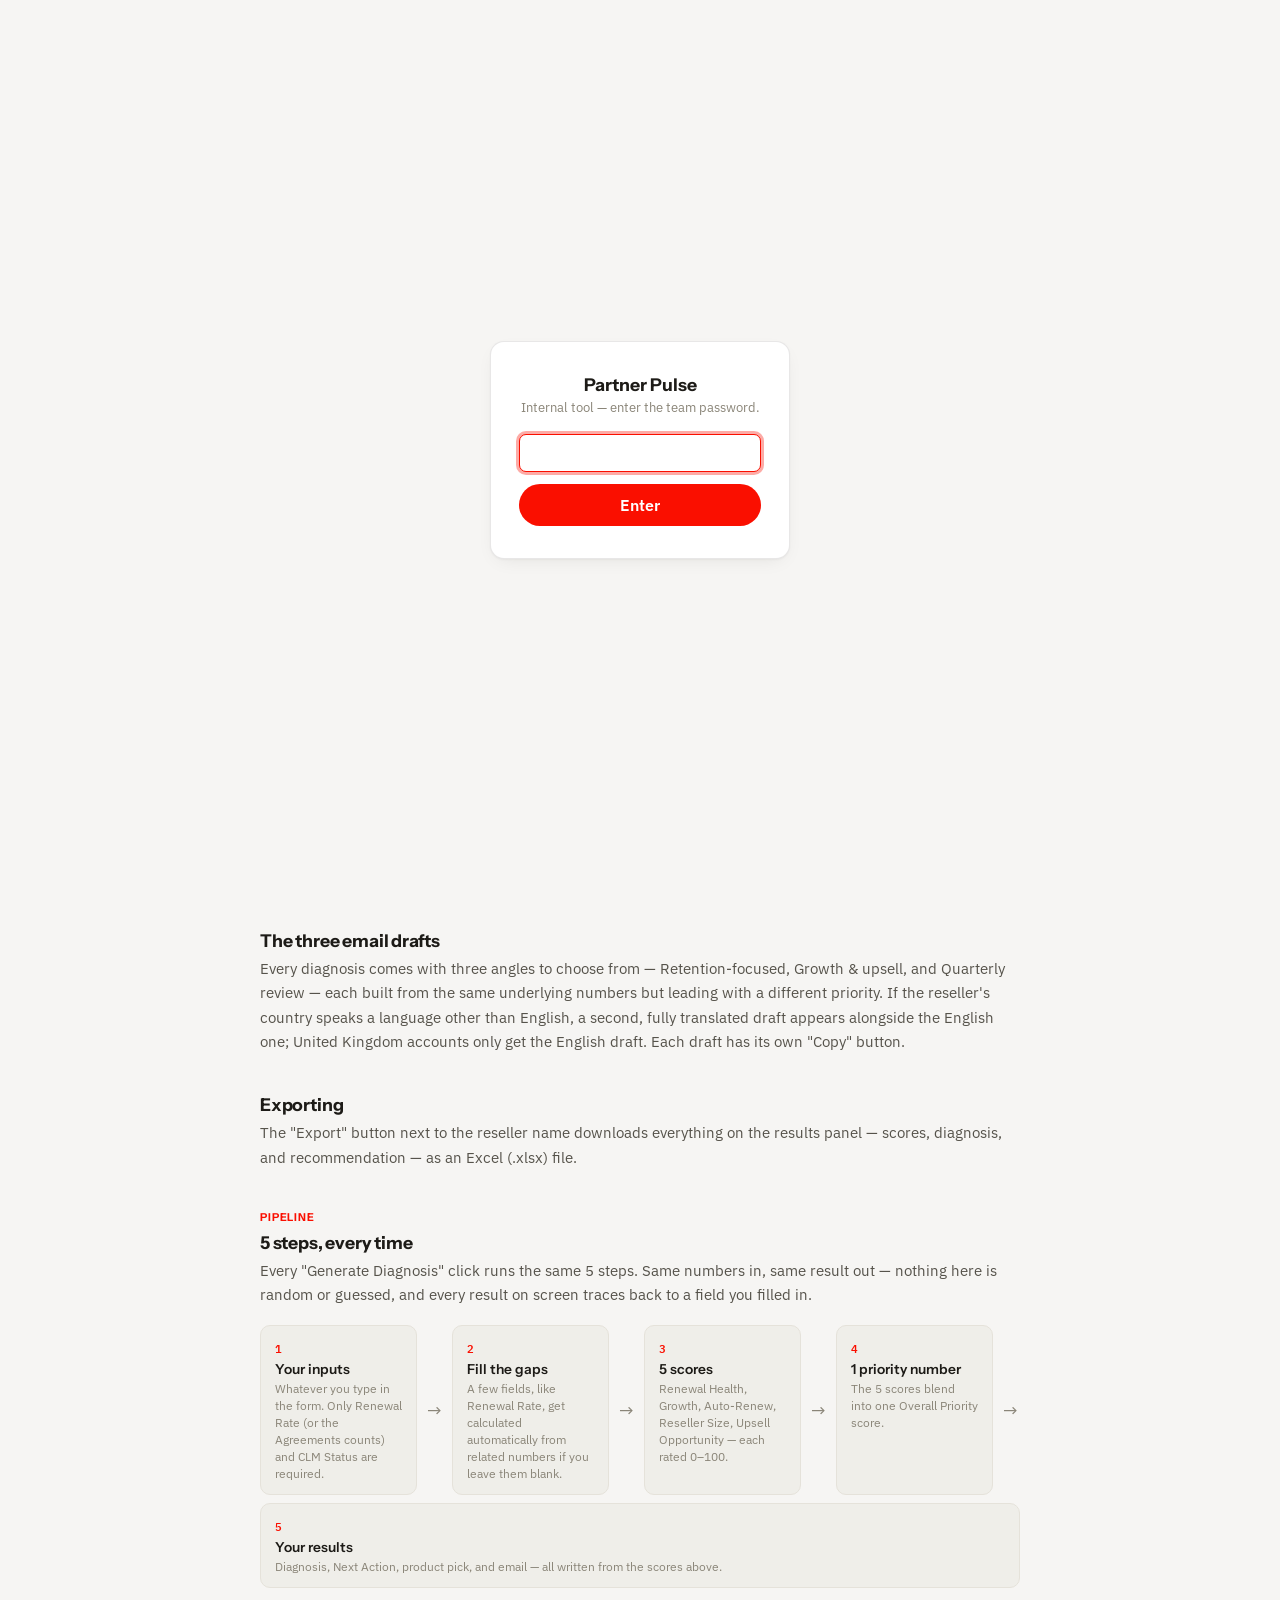
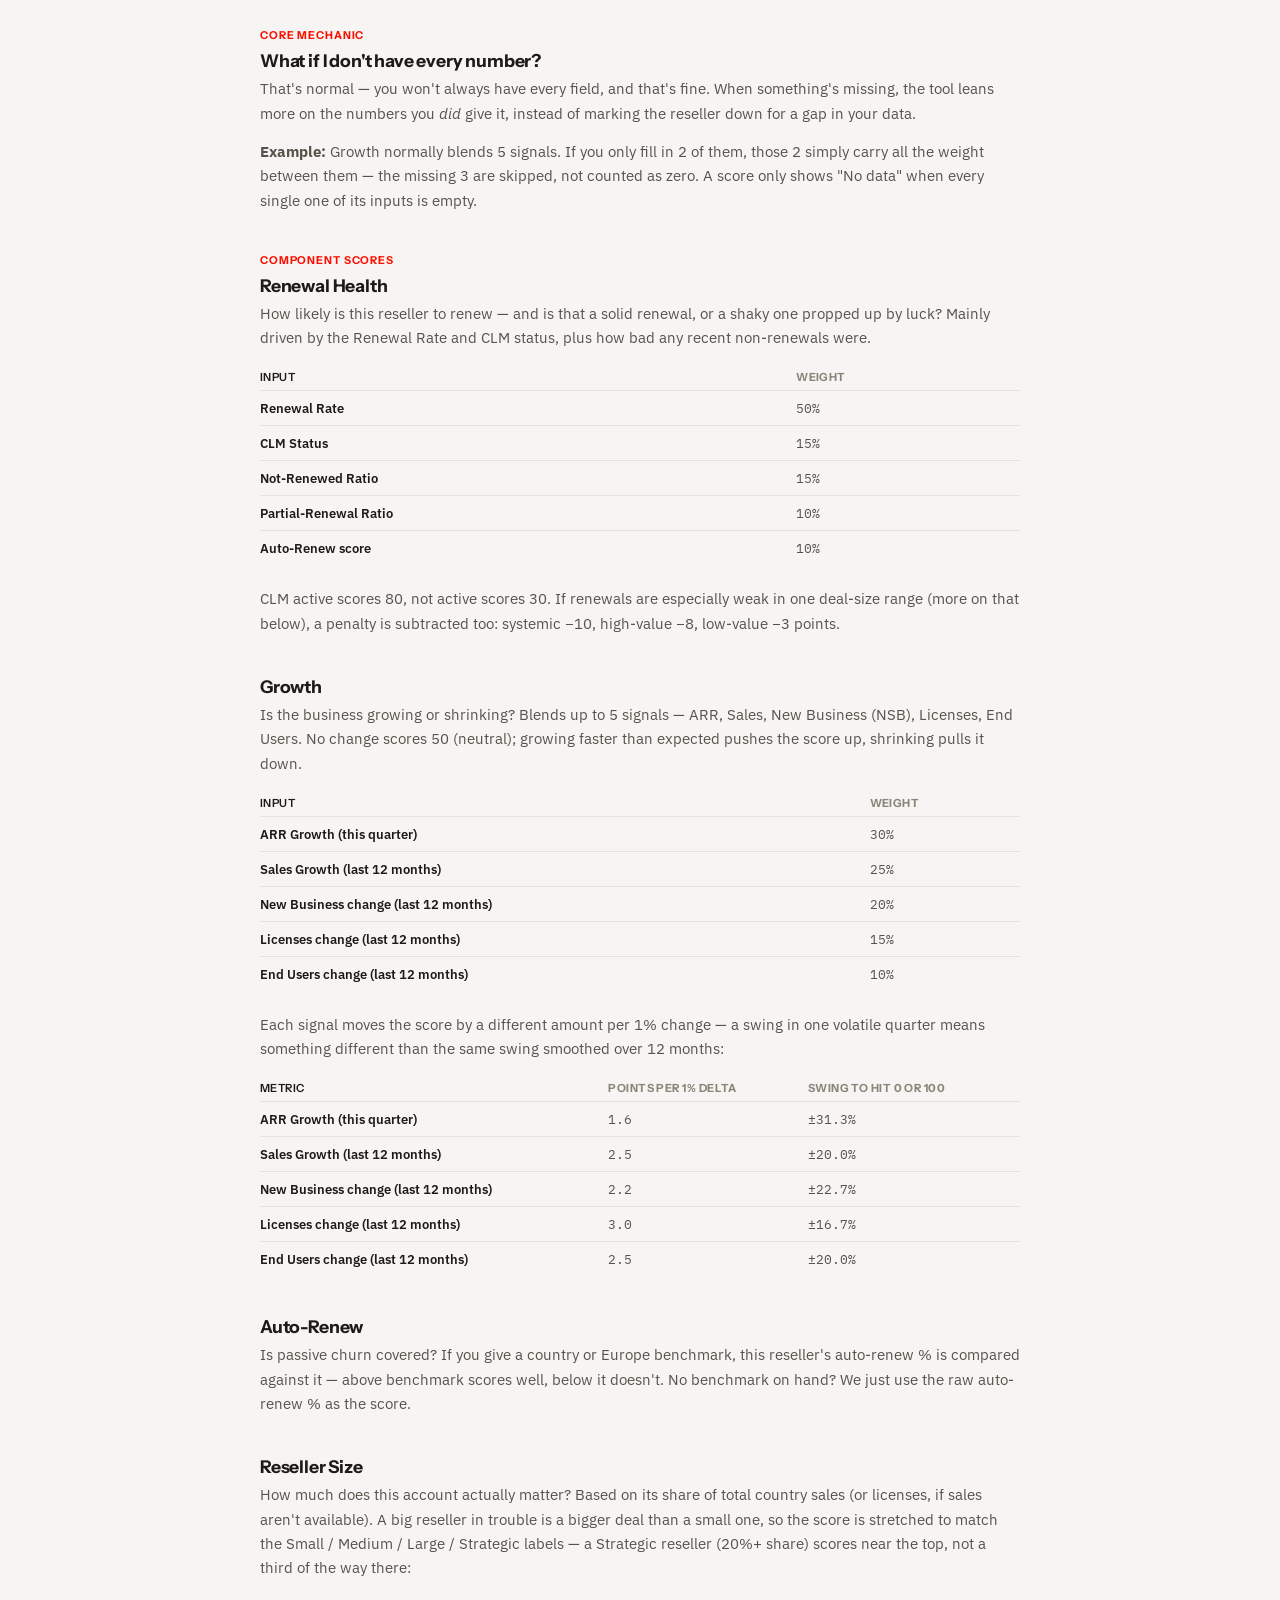
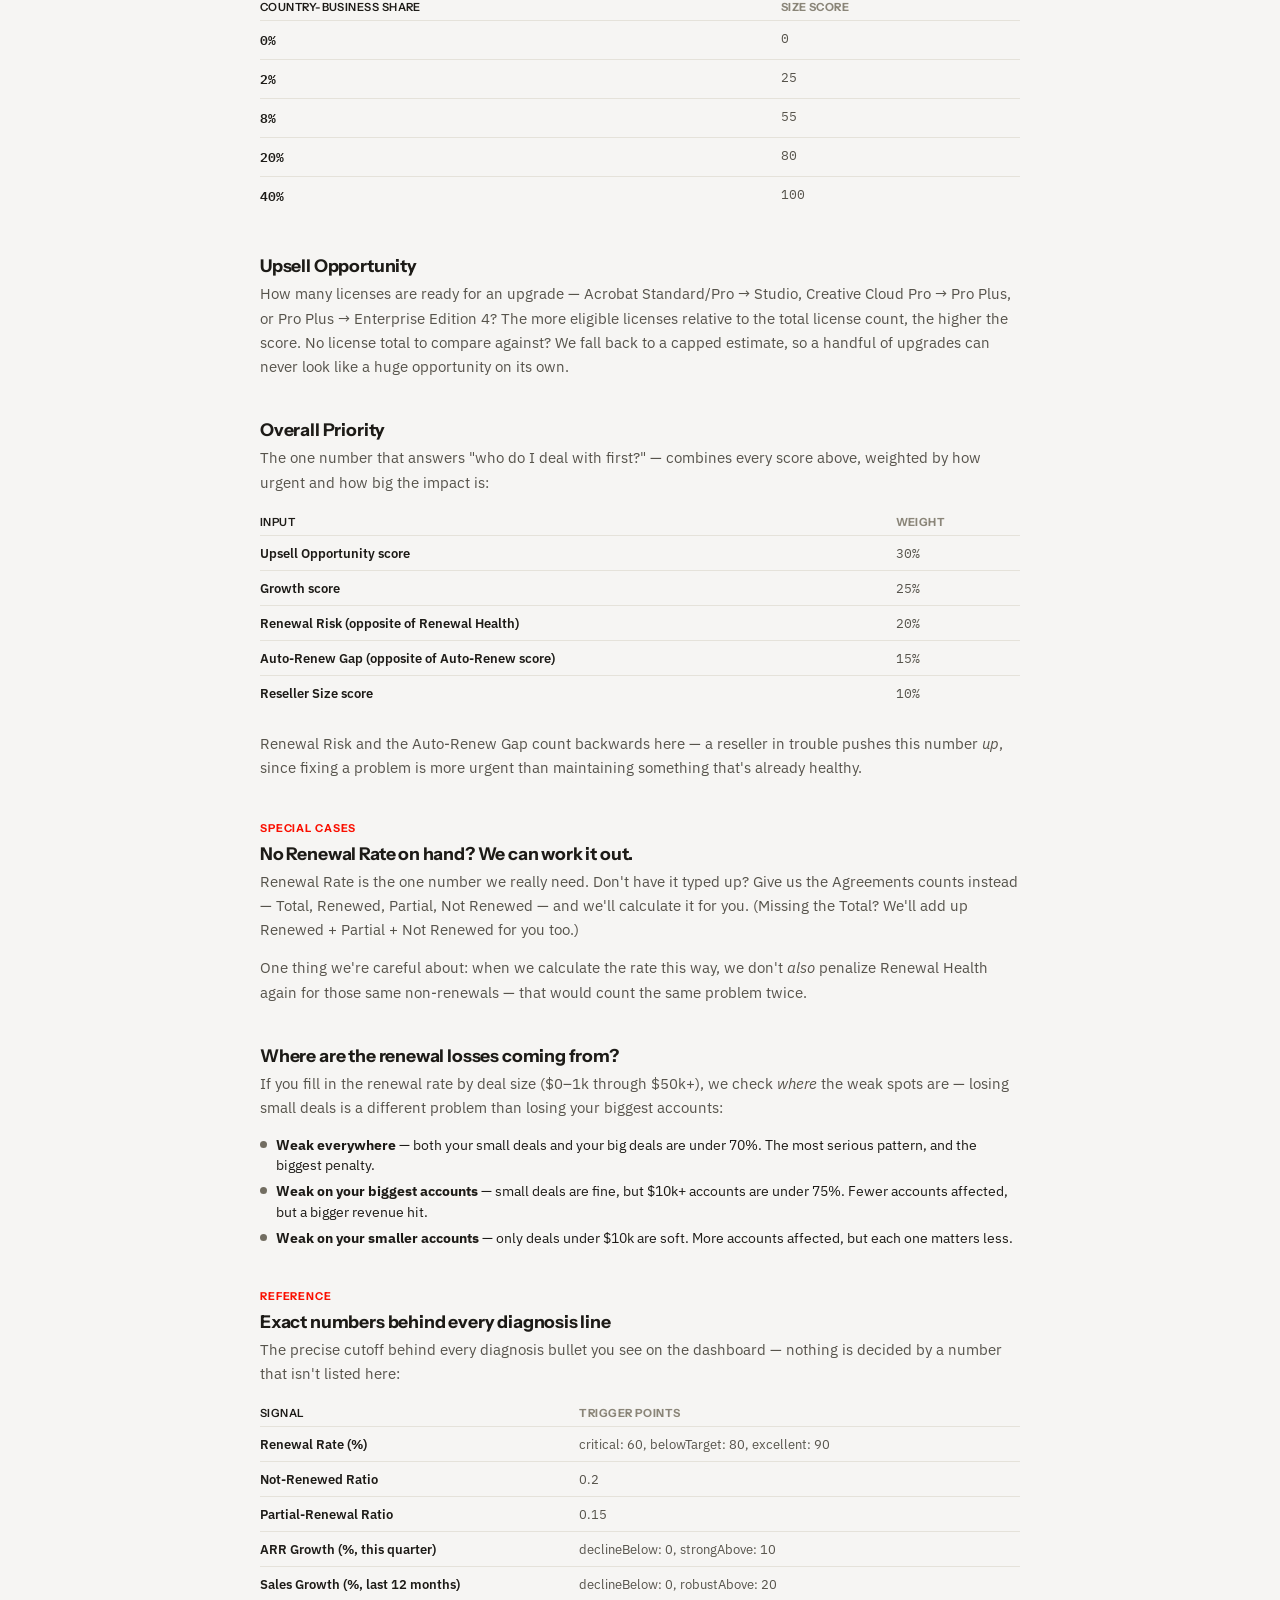
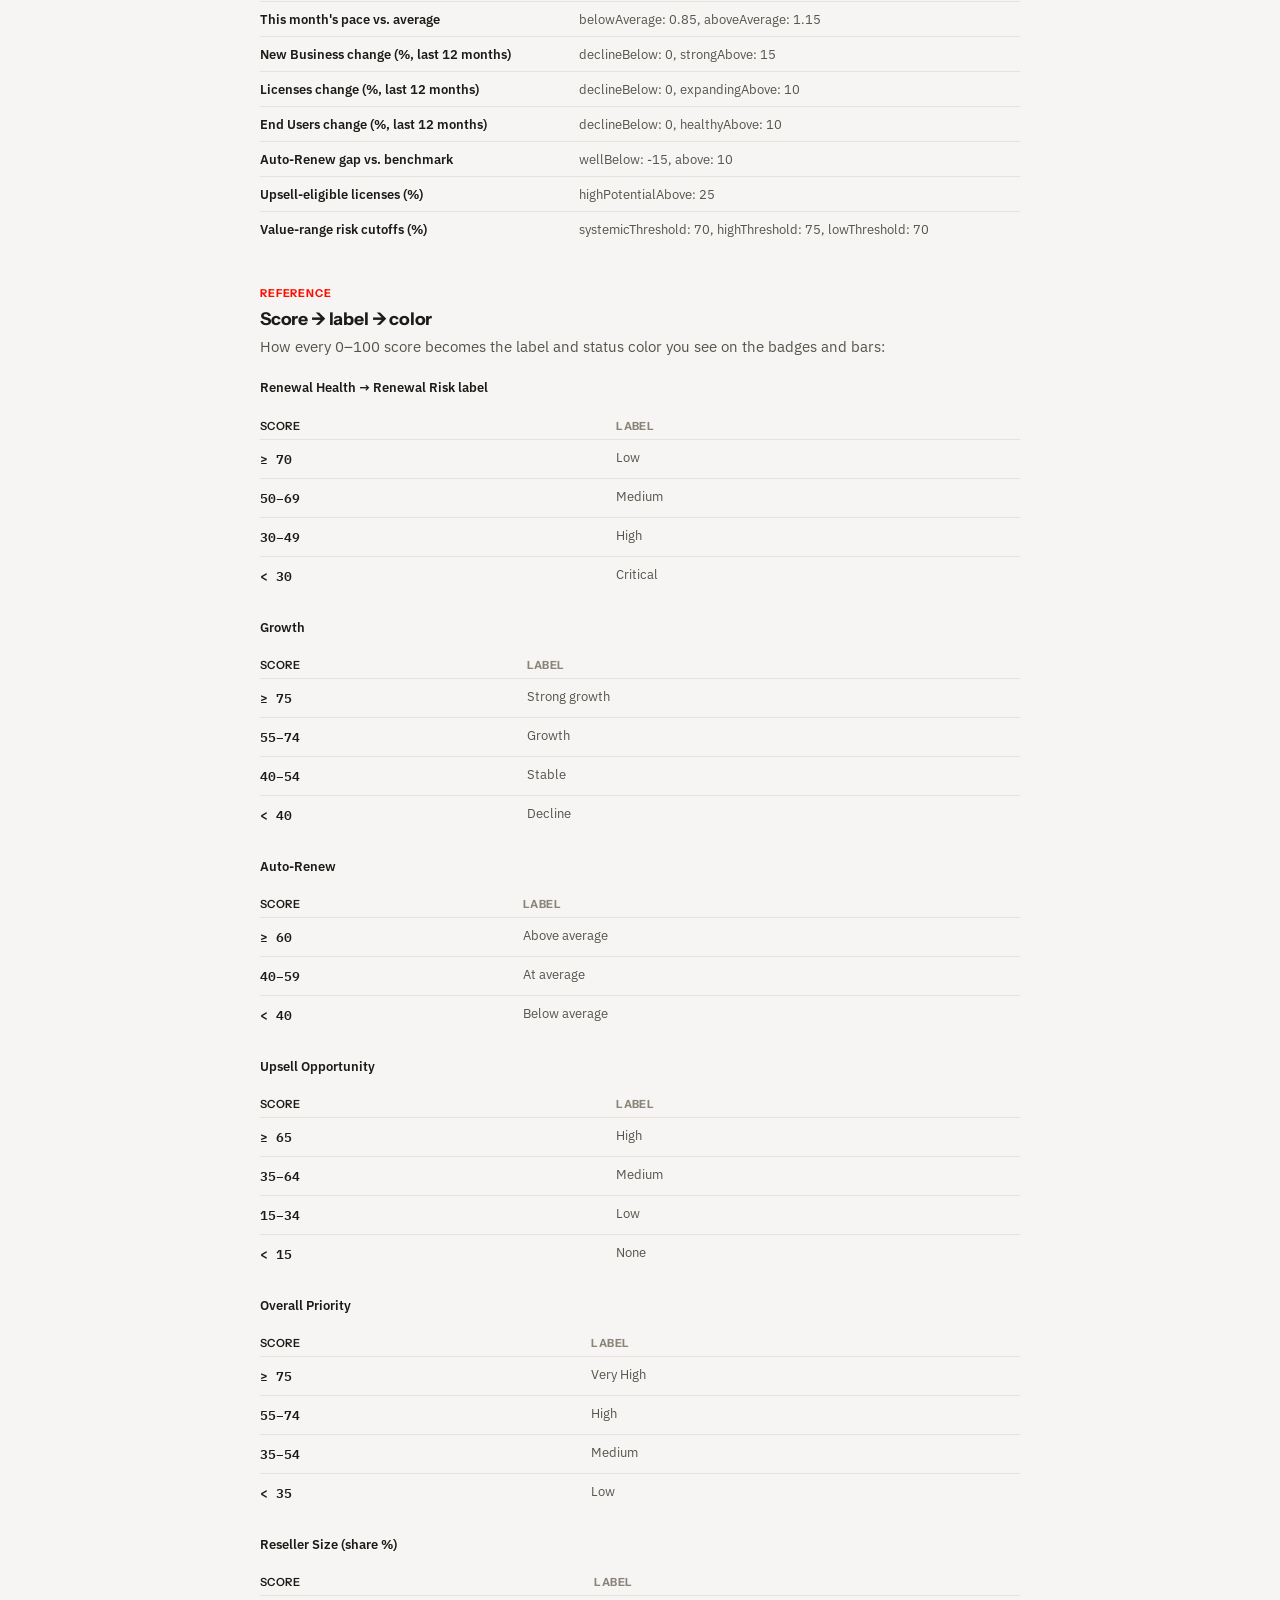
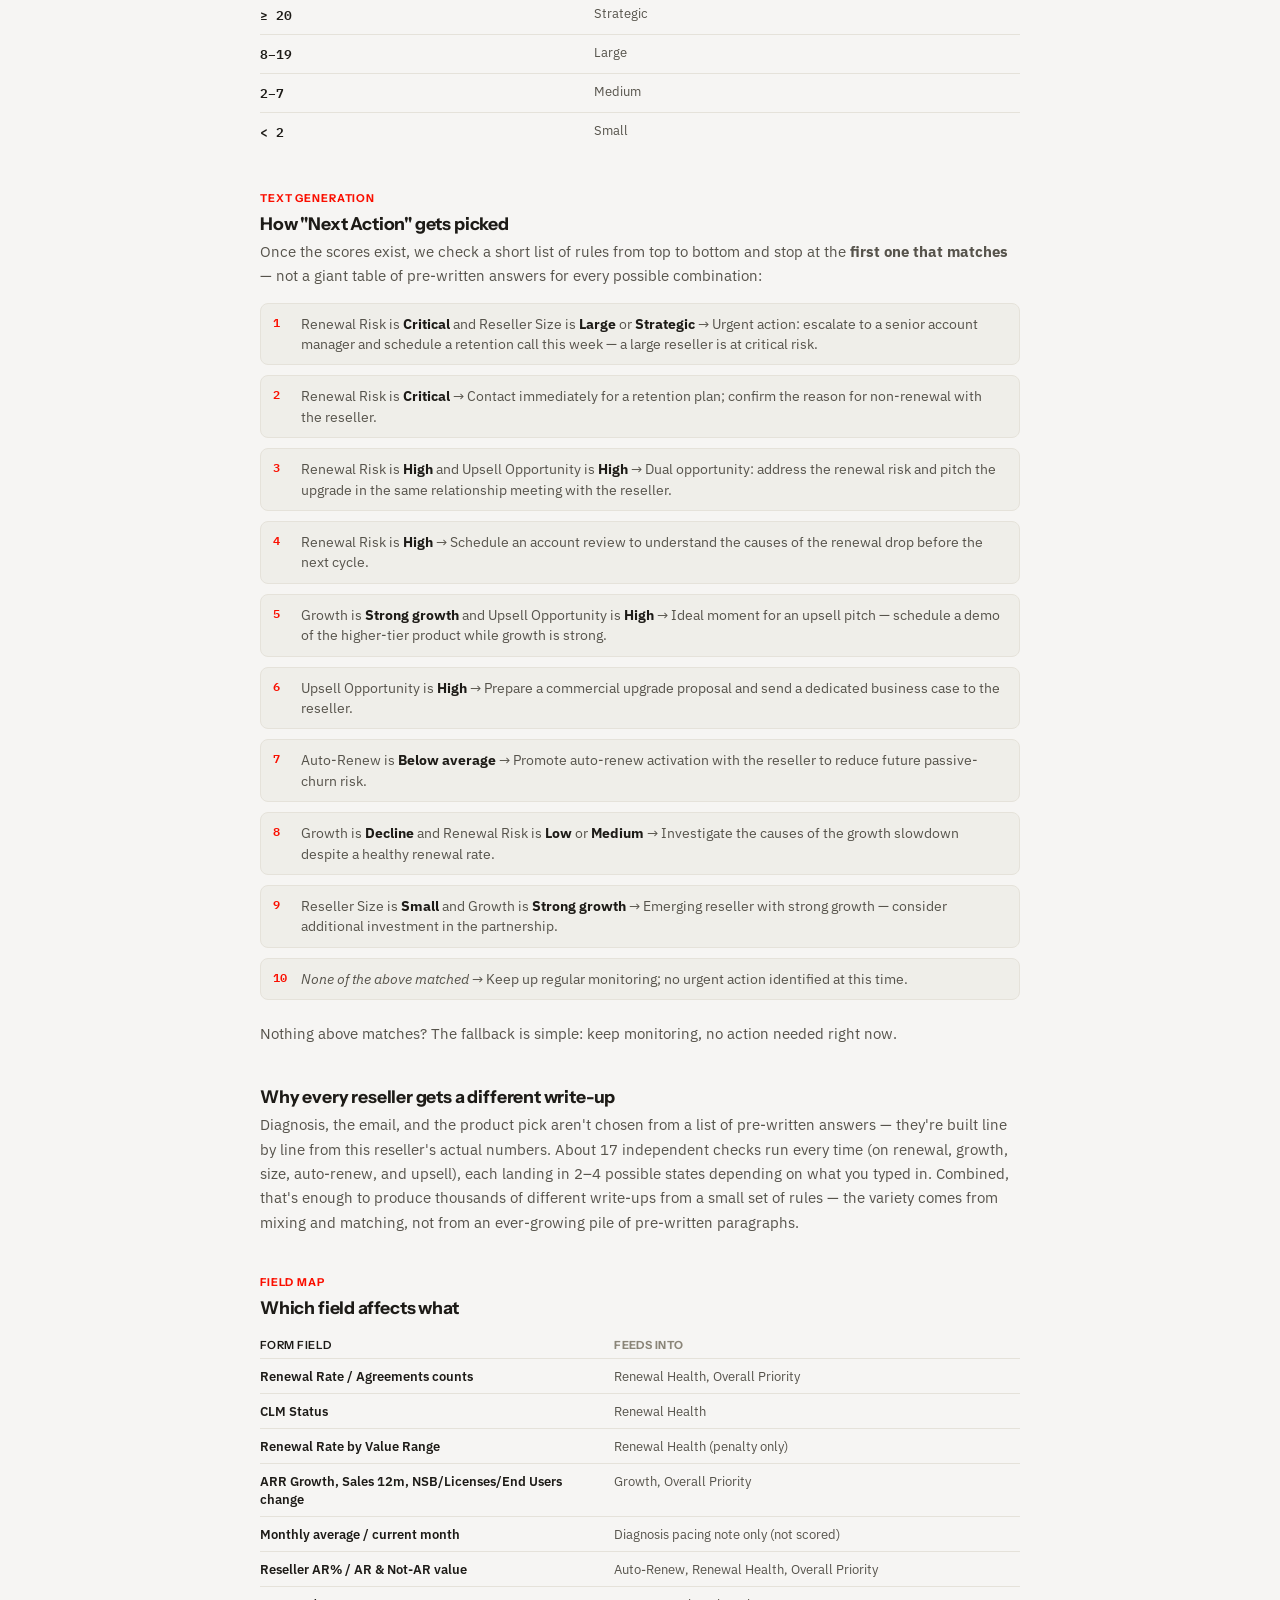
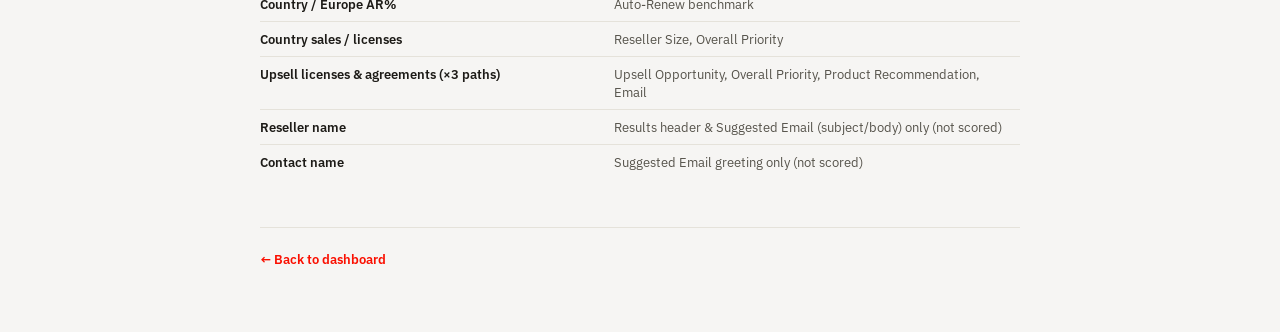
<file: methodology.html>
<!DOCTYPE html>
<html lang="en">
<head>
<meta charset="UTF-8">
<meta name="viewport" content="width=device-width, initial-scale=1.0">
<title>How it works — Partner Pulse</title>
<script src="access-gate.js"></script>
<script src="theme-toggle.js"></script>
<link rel="icon" href="data:image/svg+xml,%3Csvg xmlns='http://www.w3.org/2000/svg' viewBox='0 0 32 32'%3E%3Crect width='32' height='32' rx='7' fill='%23fa0f00'/%3E%3C/svg%3E">
<link rel="preconnect" href="https://fonts.googleapis.com">
<link rel="preconnect" href="https://fonts.gstatic.com" crossorigin>
<link href="https://fonts.googleapis.com/css2?family=IBM+Plex+Mono:wght@500;600&family=IBM+Plex+Sans:wght@400;500;600&family=Instrument+Sans:wght@500;600;700&display=swap" rel="stylesheet">
<link rel="stylesheet" href="style.css">
</head>
<body>
<div class="app">
  <div class="doc">

    <header class="doc-header">
      <div class="doc-header-top">
        <a href="index.html" class="nav-link">← Back to dashboard</a>
        <button type="button" id="theme-toggle" class="theme-toggle" aria-pressed="false" aria-label="Switch to dark mode" title="Switch to dark mode">
          <svg class="theme-toggle-icon theme-toggle-icon-sun" viewBox="0 0 24 24" fill="none" aria-hidden="true"><circle cx="12" cy="12" r="4.5" stroke="currentColor" stroke-width="1.8"/><path d="M12 2.5v2.5M12 19v2.5M4.2 4.2l1.8 1.8M18 18l1.8 1.8M2.5 12H5M19 12h2.5M4.2 19.8L6 18M18 6l1.8-1.8" stroke="currentColor" stroke-width="1.8" stroke-linecap="round"/></svg>
          <svg class="theme-toggle-icon theme-toggle-icon-moon" viewBox="0 0 24 24" fill="none" aria-hidden="true"><path d="M20 14.5A8.5 8.5 0 1 1 9.5 4a7 7 0 0 0 10.5 10.5Z" stroke="currentColor" stroke-width="1.8" stroke-linejoin="round"/></svg>
        </button>
      </div>
      <h1>How it works</h1>
      <p class="subtitle">No canned answers. Your numbers become a few scores (0–100), and those scores automatically write the diagnosis, the next step, and the email below them.</p>
      <p class="subtitle">The first few sections explain the logic in plain terms. Everything under <strong>Reference</strong> further down is exact numbers for double-checking — skip it unless you need it.</p>
    </header>

    <section class="doc-section">
      <span class="doc-eyebrow">Using the tool</span>
      <h2>Filling in the form</h2>
      <p>The form is a 7-step wizard — one section at a time (Reseller → Renewal &amp; Retention → Growth → NSB, Licenses &amp; End Users → Country Totals → Auto-Renew → Upsell Opportunity), with Back/Next to move between them. The numbered dots above the form track progress: they become clickable once you've visited that step, so you can jump back to fix something without walking through every step again — but you can't skip ahead of a step you haven't reached yet.</p>
      <p>Country and CLM Status are the only two fields that block "Next" if left empty; everything else is optional. "Load sample" fills in one of ten demo resellers and jumps straight to the finished diagnosis — no need to click through the wizard yourself.</p>
    </section>

    <section class="doc-section">
      <h2>Reading the results</h2>
      <p>Results open on <strong>Numbers</strong> — the six scorecard tiles, same as always. A <strong>Graphs</strong> tab next to it gives the same six scores three other ways:</p>
      <ul class="bullet-list">
        <li><strong>Overview</strong> — a radar chart with one axis per score. Reads at a glance: a full, even hexagon is a healthy account; a shape pinched in on one side shows exactly where the trouble is. Priority is the one axis plotted "backwards" on purpose — a high Priority score means urgent, not healthy, so it's plotted as 100 − score to keep "bigger = healthier" true on all six axes. Its color still reflects the real score underneath, so a genuinely urgent account still shows up red.</li>
        <li><strong>Scores</strong> — the same six numbers as plain horizontal bars, for whenever the exact ranking matters more than the shape.</li>
        <li><strong>Gauges</strong> — the same six numbers again, as ring gauges. A metric with no data at all shows as a dashed empty ring rather than a filled-in zero.</li>
      </ul>
      <p>Growth and Reseller Size are the only two tiles that carry a trend arrow (e.g. "↑ +12.4%"): it's the trailing-12-month sales figure compared to the previous period — the one place in the form where both a "current" and a "previous" number actually exist. Every other "Δ" field (NSB, Licenses, End Users) is typed in as a delta directly, with no earlier value behind it to compare against, so those tiles don't get a trend arrow.</p>
    </section>

    <section class="doc-section">
      <h2>The three email drafts</h2>
      <p>Every diagnosis comes with three angles to choose from — Retention-focused, Growth &amp; upsell, and Quarterly review — each built from the same underlying numbers but leading with a different priority. If the reseller's country speaks a language other than English, a second, fully translated draft appears alongside the English one; United Kingdom accounts only get the English draft. Each draft has its own "Copy" button.</p>
    </section>

    <section class="doc-section">
      <h2>Exporting</h2>
      <p>The "Export" button next to the reseller name downloads everything on the results panel — scores, diagnosis, and recommendation — as an Excel (.xlsx) file.</p>
    </section>

    <section class="doc-section">
      <span class="doc-eyebrow">Pipeline</span>
      <h2>5 steps, every time</h2>
      <p>Every "Generate Diagnosis" click runs the same 5 steps. Same numbers in, same result out — nothing here is random or guessed, and every result on screen traces back to a field you filled in.</p>
      <div class="pipeline" id="pipeline"></div>
    </section>

    <section class="doc-section">
      <span class="doc-eyebrow">Core mechanic</span>
      <h2>What if I don't have every number?</h2>
      <p>That's normal — you won't always have every field, and that's fine. When something's missing, the tool leans more on the numbers you <em>did</em> give it, instead of marking the reseller down for a gap in your data.</p>
      <p><strong>Example:</strong> Growth normally blends 5 signals. If you only fill in 2 of them, those 2 simply carry all the weight between them — the missing 3 are skipped, not counted as zero. A score only shows "No data" when every single one of its inputs is empty.</p>
    </section>

    <section class="doc-section">
      <span class="doc-eyebrow">Component scores</span>
      <h2>Renewal Health</h2>
      <p>How likely is this reseller to renew — and is that a solid renewal, or a shaky one propped up by luck? Mainly driven by the Renewal Rate and CLM status, plus how bad any recent non-renewals were.</p>
      <div id="tbl-renewal-health"></div>
      <p>CLM active scores 80, not active scores 30. If renewals are especially weak in one deal-size range (more on that below), a penalty is subtracted too: <span id="txt-vr-penalty"></span>.</p>
    </section>

    <section class="doc-section">
      <h2>Growth</h2>
      <p>Is the business growing or shrinking? Blends up to 5 signals — ARR, Sales, New Business (NSB), Licenses, End Users. No change scores 50 (neutral); growing faster than expected pushes the score up, shrinking pulls it down.</p>
      <div id="tbl-growth"></div>
      <p>Each signal moves the score by a different amount per 1% change — a swing in one volatile quarter means something different than the same swing smoothed over 12 months:</p>
      <div id="tbl-delta-scale"></div>
    </section>

    <section class="doc-section">
      <h2>Auto-Renew</h2>
      <p>Is passive churn covered? If you give a country or Europe benchmark, this reseller's auto-renew % is compared against it — above benchmark scores well, below it doesn't. No benchmark on hand? We just use the raw auto-renew % as the score.</p>
    </section>

    <section class="doc-section">
      <h2>Reseller Size</h2>
      <p>How much does this account actually matter? Based on its share of total country sales (or licenses, if sales aren't available). A big reseller in trouble is a bigger deal than a small one, so the score is stretched to match the Small / Medium / Large / Strategic labels — a Strategic reseller (20%+ share) scores near the top, not a third of the way there:</p>
      <div id="tbl-size-curve"></div>
    </section>

    <section class="doc-section">
      <h2>Upsell Opportunity</h2>
      <p>How many licenses are ready for an upgrade — Acrobat Standard/Pro → Studio, Creative Cloud Pro → Pro Plus, or Pro Plus → Enterprise Edition 4? The more eligible licenses relative to the total license count, the higher the score. No license total to compare against? We fall back to a capped estimate, so a handful of upgrades can never look like a huge opportunity on its own.</p>
    </section>

    <section class="doc-section">
      <h2>Overall Priority</h2>
      <p>The one number that answers "who do I deal with first?" — combines every score above, weighted by how urgent and how big the impact is:</p>
      <div id="tbl-priority"></div>
      <p>Renewal Risk and the Auto-Renew Gap count backwards here — a reseller in trouble pushes this number <em>up</em>, since fixing a problem is more urgent than maintaining something that's already healthy.</p>
    </section>

    <section class="doc-section">
      <span class="doc-eyebrow">Special cases</span>
      <h2>No Renewal Rate on hand? We can work it out.</h2>
      <p>Renewal Rate is the one number we really need. Don't have it typed up? Give us the Agreements counts instead — Total, Renewed, Partial, Not Renewed — and we'll calculate it for you. (Missing the Total? We'll add up Renewed + Partial + Not Renewed for you too.)</p>
      <p>One thing we're careful about: when we calculate the rate this way, we don't <em>also</em> penalize Renewal Health again for those same non-renewals — that would count the same problem twice.</p>
    </section>

    <section class="doc-section">
      <h2>Where are the renewal losses coming from?</h2>
      <p>If you fill in the renewal rate by deal size ($0–1k through $50k+), we check <em>where</em> the weak spots are — losing small deals is a different problem than losing your biggest accounts:</p>
      <ul class="bullet-list">
        <li><strong>Weak everywhere</strong> — both your small deals and your big deals are under 70%. The most serious pattern, and the biggest penalty.</li>
        <li><strong>Weak on your biggest accounts</strong> — small deals are fine, but $10k+ accounts are under 75%. Fewer accounts affected, but a bigger revenue hit.</li>
        <li><strong>Weak on your smaller accounts</strong> — only deals under $10k are soft. More accounts affected, but each one matters less.</li>
      </ul>
    </section>

    <section class="doc-section">
      <span class="doc-eyebrow">Reference</span>
      <h2>Exact numbers behind every diagnosis line</h2>
      <p>The precise cutoff behind every diagnosis bullet you see on the dashboard — nothing is decided by a number that isn't listed here:</p>
      <div id="tbl-thresholds"></div>
    </section>

    <section class="doc-section">
      <span class="doc-eyebrow">Reference</span>
      <h2>Score → label → color</h2>
      <p>How every 0–100 score becomes the label and status color you see on the badges and bars:</p>
      <div id="tbl-bands"></div>
    </section>

    <section class="doc-section">
      <span class="doc-eyebrow">Text generation</span>
      <h2>How "Next Action" gets picked</h2>
      <p>Once the scores exist, we check a short list of rules from top to bottom and stop at the <strong>first one that matches</strong> — not a giant table of pre-written answers for every possible combination:</p>
      <ol class="rule-list" id="rule-list"></ol>
      <p>Nothing above matches? The fallback is simple: keep monitoring, no action needed right now.</p>
    </section>

    <section class="doc-section">
      <h2>Why every reseller gets a different write-up</h2>
      <p>Diagnosis, the email, and the product pick aren't chosen from a list of pre-written answers — they're built line by line from this reseller's actual numbers. About 17 independent checks run every time (on renewal, growth, size, auto-renew, and upsell), each landing in 2–4 possible states depending on what you typed in. Combined, that's enough to produce thousands of different write-ups from a small set of rules — the variety comes from mixing and matching, not from an ever-growing pile of pre-written paragraphs.</p>
    </section>

    <section class="doc-section">
      <span class="doc-eyebrow">Field map</span>
      <h2>Which field affects what</h2>
      <div class="table-scroll">
        <table class="spec-table">
          <thead><tr><th>Form field</th><th>Feeds into</th></tr></thead>
          <tbody>
            <tr><td>Renewal Rate / Agreements counts</td><td>Renewal Health, Overall Priority</td></tr>
            <tr><td>CLM Status</td><td>Renewal Health</td></tr>
            <tr><td>Renewal Rate by Value Range</td><td>Renewal Health (penalty only)</td></tr>
            <tr><td>ARR Growth, Sales 12m, NSB/Licenses/End Users change</td><td>Growth, Overall Priority</td></tr>
            <tr><td>Monthly average / current month</td><td>Diagnosis pacing note only (not scored)</td></tr>
            <tr><td>Reseller AR% / AR &amp; Not-AR value</td><td>Auto-Renew, Renewal Health, Overall Priority</td></tr>
            <tr><td>Country / Europe AR%</td><td>Auto-Renew benchmark</td></tr>
            <tr><td>Country sales / licenses</td><td>Reseller Size, Overall Priority</td></tr>
            <tr><td>Upsell licenses &amp; agreements (×3 paths)</td><td>Upsell Opportunity, Overall Priority, Product Recommendation, Email</td></tr>
            <tr><td>Reseller name</td><td>Results header &amp; Suggested Email (subject/body) only (not scored)</td></tr>
            <tr><td>Contact name</td><td>Suggested Email greeting only (not scored)</td></tr>
          </tbody>
        </table>
      </div>
    </section>

    <footer class="doc-footer">
      <a href="index.html" class="nav-link">← Back to dashboard</a>
    </footer>

  </div>
</div>
<script src="config.js"></script>
<script src="methodology.js"></script>
</body>
</html>
</file>
<file: style.css>
:root {
  color-scheme: light;
  /* neutrals carry a faint warm bias (paired to the accent) instead of pure grey */
  --page:           #f6f5f3;
  --surface-1:      #ffffff;
  --surface-sunken: #efeee9;
  --text-primary:   #1d1b17;
  --text-secondary: #56534b;
  --text-muted:     #8a8578;
  --gridline:       #e5e2da;
  --border:         rgba(29,27,23,0.10);
  --shadow:         0 1px 2px rgba(29,27,23,0.04), 0 6px 20px -8px rgba(29,27,23,0.10);
  --shadow-sm:      0 1px 2px rgba(29,27,23,0.03), 0 3px 10px -6px rgba(29,27,23,0.12);
  --accent:         #fa0f00;
  --accent-hover:   #d80d00;
  --accent-wash:    rgba(250,15,0,0.07);
  --accent-ring:    rgba(250,15,0,0.35);
  /* semantic status colors deliberately sit in different hue families than
     --accent (orange-red) so a "critical" chip never reads as the brand color */
  --status-good:      #1f8a4c;
  --status-warning:   #9a6b00;
  --status-serious:   #b1560a;
  --status-critical:  #a31e42;
  --status-neutral:   #726d61;
  --status-good-wash:      rgba(31,138,76,0.12);
  --status-warning-wash:   rgba(154,107,0,0.13);
  --status-serious-wash:   rgba(177,86,10,0.13);
  --status-critical-wash:  rgba(163,30,66,0.11);
  --status-neutral-wash:   rgba(114,109,97,0.13);

  --font-display: "Instrument Sans", -apple-system, BlinkMacSystemFont, "Segoe UI", sans-serif;
  --font-body:    "IBM Plex Sans", -apple-system, BlinkMacSystemFont, "Segoe UI", sans-serif;
  --font-mono:    "IBM Plex Mono", ui-monospace, SFMono-Regular, Menlo, monospace;
}

/* Dark tokens are defined twice on purpose: once behind the OS preference
   (for no-JS resilience) and once behind an explicit [data-theme="dark"]
   (set by the toggle in theme-toggle.js). The toggle always stamps an
   explicit light or dark choice, so in normal use the JS-driven selector
   below decides — but if JS fails to load, the page still degrades
   sensibly by following the OS setting. Guarding the media-query version
   with :not([data-theme="light"]) means an explicit light choice always
   wins over a dark OS preference. The default (no stored choice yet) is
   light, set synchronously by theme-toggle.js before first paint. */
@media (prefers-color-scheme: dark) {
  :root:not([data-theme="light"]) {
    color-scheme: dark;
    --page:           #18160f;
    --surface-1:      #221f19;
    --surface-sunken: #1d1b15;
    --text-primary:   #f4f2ec;
    --text-secondary: #c9c4b7;
    --text-muted:     #948e7d;
    --gridline:       #38352a;
    --border:         rgba(244,242,236,0.10);
    --shadow:         0 1px 2px rgba(0,0,0,0.2), 0 8px 24px -8px rgba(0,0,0,0.5);
    --shadow-sm:      0 1px 2px rgba(0,0,0,0.16), 0 4px 12px -6px rgba(0,0,0,0.4);
    --accent:         #ff6355;
    --accent-hover:   #ff8577;
    --accent-wash:    rgba(255,99,85,0.14);
    --accent-ring:    rgba(255,99,85,0.40);
    --status-good:      #3fc178;
    --status-warning:   #e0a934;
    --status-serious:   #ef9152;
    --status-critical:  #e8577f;
    --status-neutral:   #a6a08e;
    --status-good-wash:      rgba(63,193,120,0.16);
    --status-warning-wash:   rgba(224,169,52,0.16);
    --status-serious-wash:   rgba(239,145,82,0.16);
    --status-critical-wash:  rgba(232,87,127,0.16);
    --status-neutral-wash:   rgba(166,160,142,0.16);
  }
}

:root[data-theme="dark"] {
  color-scheme: dark;
  --page:           #18160f;
  --surface-1:      #221f19;
  --surface-sunken: #1d1b15;
  --text-primary:   #f4f2ec;
  --text-secondary: #c9c4b7;
  --text-muted:     #948e7d;
  --gridline:       #38352a;
  --border:         rgba(244,242,236,0.10);
  --shadow:         0 1px 2px rgba(0,0,0,0.2), 0 8px 24px -8px rgba(0,0,0,0.5);
  --shadow-sm:      0 1px 2px rgba(0,0,0,0.16), 0 4px 12px -6px rgba(0,0,0,0.4);
  --accent:         #ff6355;
  --accent-hover:   #ff8577;
  --accent-wash:    rgba(255,99,85,0.14);
  --accent-ring:    rgba(255,99,85,0.40);
  --status-good:      #3fc178;
  --status-warning:   #e0a934;
  --status-serious:   #ef9152;
  --status-critical:  #e8577f;
  --status-neutral:   #a6a08e;
  --status-good-wash:      rgba(63,193,120,0.16);
  --status-warning-wash:   rgba(224,169,52,0.16);
  --status-serious-wash:   rgba(239,145,82,0.16);
  --status-critical-wash:  rgba(232,87,127,0.16);
  --status-neutral-wash:   rgba(166,160,142,0.16);
}

* { box-sizing: border-box; }

#access-gate {
  position: fixed;
  inset: 0;
  z-index: 9999;
  display: flex;
  align-items: center;
  justify-content: center;
  background: var(--page);
}

#access-gate-form {
  width: 100%;
  max-width: 300px;
  padding: 32px 28px;
  margin: 0 20px;
  background: var(--surface-1);
  border: 1px solid var(--border);
  border-radius: 14px;
  box-shadow: var(--shadow);
  text-align: center;
}

.access-gate-label {
  margin: 0 0 4px;
  font-family: var(--font-display);
  font-size: 1.1rem;
  font-weight: 700;
}

.access-gate-hint {
  margin: 0 0 18px;
  font-size: 0.82rem;
  color: var(--text-muted);
}

#access-gate-input {
  width: 100%;
  text-align: center;
  margin-bottom: 12px;
}

#access-gate-form button {
  width: 100%;
  background: var(--accent);
  color: #fff;
}
#access-gate-form button:hover { background: var(--accent-hover); }

.access-gate-error {
  margin: 12px 0 0;
  font-size: 0.8rem;
  color: var(--status-critical);
}

body {
  margin: 0;
  min-height: 100vh;
  background: var(--page);
  color: var(--text-primary);
  font-family: var(--font-body);
  -webkit-font-smoothing: antialiased;
}

@media (prefers-reduced-motion: no-preference) {
  button, .nav-link, input, select { transition: background-color 0.12s ease, border-color 0.12s ease, color 0.12s ease, box-shadow 0.12s ease; }
}

.app {
  max-width: 1280px;
  margin: 0 auto;
  padding: 24px 20px 64px;
}

.app-header { margin-bottom: 26px; }

.app-header-top {
  display: flex;
  align-items: center;
  justify-content: space-between;
  gap: 16px;
  flex-wrap: wrap;
  background: var(--surface-1);
  border: 1px solid var(--border);
  border-radius: 14px;
  padding: 16px 22px;
  box-shadow: var(--shadow);
  margin-bottom: 14px;
}

.app-header h1 {
  display: flex;
  align-items: center;
  gap: 10px;
  margin: 0;
  font-family: var(--font-display);
  font-size: 1.5rem;
  font-weight: 700;
  letter-spacing: -0.015em;
}

.app-header h1::before {
  content: "";
  width: 10px;
  height: 10px;
  border-radius: 3px;
  background: var(--accent);
  flex-shrink: 0;
}

.nav-link {
  font-size: 0.82rem;
  font-weight: 600;
  color: var(--accent);
  text-decoration: none;
  white-space: nowrap;
}
.nav-link:hover { color: var(--accent-hover); text-decoration: underline; }
.nav-link:focus-visible { outline: 2px solid var(--accent); outline-offset: 3px; border-radius: 3px; }

.app-header-actions {
  display: flex;
  align-items: center;
  gap: 14px;
}

.theme-toggle {
  display: inline-flex;
  align-items: center;
  justify-content: center;
  flex-shrink: 0;
  width: 32px;
  height: 32px;
  padding: 0;
  border: 1px solid var(--border);
  border-radius: 8px;
  background: var(--surface-sunken);
  color: var(--text-secondary);
  cursor: pointer;
}
.theme-toggle:hover { color: var(--text-primary); border-color: var(--accent); }
.theme-toggle:focus-visible { outline: 2px solid var(--accent); outline-offset: 2px; }

.theme-toggle-icon { width: 17px; height: 17px; }
.theme-toggle-icon-moon { display: none; }
:root[data-theme="dark"] .theme-toggle-icon-sun { display: none; }
:root[data-theme="dark"] .theme-toggle-icon-moon { display: block; }

.subtitle {
  margin: 0 0 6px;
  color: var(--text-secondary);
  max-width: 680px;
  font-size: 0.92rem;
  line-height: 1.5;
}

.storage-hint {
  margin: 0;
  color: var(--text-muted);
  font-size: 0.76rem;
  max-width: 680px;
}

.layout {
  display: grid;
  grid-template-columns: minmax(360px, 460px) 1fr;
  gap: 20px;
  align-items: start;
}

@media (max-width: 900px) {
  .layout { grid-template-columns: 1fr; }
}

.panel {
  background: var(--surface-1);
  border: 1px solid var(--border);
  border-radius: 14px;
  padding: 24px;
  box-shadow: var(--shadow);
  /* grid items default to min-width:auto (sized to content's min-content),
     so a non-wrapping child could otherwise force this whole grid column
     wider than the viewport */
  min-width: 0;
}

.form-fields {
  min-width: 0;
}

/* ===== Wizard chrome ===== */
/* One section visible at a time (steps toggle the `hidden` attribute on
   .wizard-step) instead of a single long scrolling form — replaces both
   the old horizontal jump-bar and the sidebar redesign, neither of which
   left enough room for the fields themselves to breathe. */

.sr-only {
  position: absolute;
  width: 1px;
  height: 1px;
  padding: 0;
  margin: -1px;
  overflow: hidden;
  clip: rect(0, 0, 0, 0);
  white-space: nowrap;
  border: 0;
}

.wizard-top-bar {
  display: flex;
  align-items: flex-end;
  justify-content: space-between;
  gap: 12px;
  flex-wrap: wrap;
  margin: 0 0 18px;
  padding-bottom: 16px;
  border-bottom: 1px dashed var(--gridline);
}

.wizard-top-actions {
  display: flex;
  gap: 8px;
  flex-shrink: 0;
}

.wizard-steps-nav {
  display: flex;
  gap: 6px;
  list-style: none;
  margin: 0 0 14px;
  padding: 0;
}

.wizard-steps-nav li { display: contents; }

.wizard-step-dot {
  position: relative;
  width: 28px;
  height: 28px;
  padding: 0;
  border-radius: 50%;
  border: 1px solid var(--gridline);
  background: var(--surface-sunken);
  color: var(--text-muted);
  font-family: var(--font-display);
  font-size: 0.76rem;
  font-weight: 700;
  display: flex;
  align-items: center;
  justify-content: center;
  flex-shrink: 0;
}
.wizard-step-dot:hover:not(:disabled) { color: var(--text-primary); border-color: var(--text-muted); }
.wizard-step-dot:disabled { cursor: default; opacity: 0.45; }
.wizard-step-dot.visited:not([aria-current="step"]) { border-color: var(--accent); color: var(--accent); background: var(--accent-wash); }
.wizard-step-dot[aria-current="step"] { background: var(--accent); border-color: var(--accent); color: #fff; }

/* Tooltip reveals a step's name instantly on hover, and disappears
   instantly on mouse-out. */
.wizard-step-dot-tooltip {
  position: absolute;
  bottom: 100%;
  left: 50%;
  transform: translateX(-50%) translateY(-6px);
  background: var(--text-primary);
  color: var(--surface-1);
  font-family: var(--font-sans, inherit);
  font-size: 0.7rem;
  font-weight: 600;
  padding: 4px 9px;
  border-radius: 6px;
  white-space: nowrap;
  opacity: 0;
  pointer-events: none;
  z-index: 10;
}
.wizard-step-dot:hover .wizard-step-dot-tooltip,
.wizard-step-dot:focus-visible .wizard-step-dot-tooltip {
  opacity: 1;
}

.step-title {
  font-family: var(--font-display);
  font-size: 1rem;
  font-weight: 700;
  margin: 0 0 18px;
}
.step-title:focus { outline: none; }
.step-title.sr-only { margin: -1px; }

.wizard-nav {
  display: flex;
  justify-content: space-between;
  gap: 10px;
  margin-top: 22px;
  padding-top: 18px;
  border-top: 1px solid var(--gridline);
}

.wizard-nav-right {
  display: flex;
  gap: 10px;
}

.wizard-nav .btn-ghost:disabled { opacity: 0.4; cursor: default; }

/* ===== Reseller identity ===== */

.reseller-id {
  background: var(--surface-sunken);
  border: 1px solid var(--border);
  border-radius: 10px;
  padding: 22px 22px 18px;
  margin-bottom: 26px;
  box-shadow: var(--shadow-sm);
}

.reseller-id-label {
  display: flex;
  flex-direction: row;
  align-items: center;
  gap: 8px;
  font-family: var(--font-display);
  font-size: 0.8rem;
  font-weight: 700;
  text-transform: uppercase;
  letter-spacing: 0.06em;
  color: var(--text-primary);
  margin-bottom: 10px;
}

.reseller-id-label::before {
  content: "";
  display: inline-block;
  width: 3px;
  height: 13px;
  border-radius: 1.5px;
  background: var(--accent);
  flex-shrink: 0;
}

/* unlike every other field, this input isn't nested inside its <label> (the
   label needs its own row layout for the accent-bar marker), so it doesn't
   naturally inherit the 0.8rem a label-wrapped input gets from `font:
   inherit` — pin it explicitly so it matches the rest of the form */
.reseller-id-input { font-size: 0.8rem; }

.reseller-id .field-hint { margin: 8px 0 0; }

.contact-name-label { margin-top: 14px; margin-bottom: 0; }

/* ===== Form fields ===== */

fieldset {
  border: 1px solid var(--border);
  background: var(--surface-sunken);
  border-radius: 10px;
  margin: 0 0 26px;
  padding: 22px 22px 18px;
  min-width: 0;
  box-shadow: var(--shadow-sm);
}

fieldset:first-of-type { margin-top: 0; }
fieldset:last-of-type { margin-bottom: 0; }

legend {
  display: flex;
  align-items: center;
  gap: 8px;
  padding: 0 0 14px;
  font-family: var(--font-display);
  font-size: 0.8rem;
  font-weight: 700;
  text-transform: uppercase;
  letter-spacing: 0.06em;
  color: var(--text-primary);
}

legend::before {
  content: "";
  display: inline-block;
  width: 3px;
  height: 13px;
  border-radius: 1.5px;
  background: var(--accent);
  flex-shrink: 0;
}

.opt {
  font-weight: 400;
  text-transform: none;
  letter-spacing: normal;
  color: var(--text-muted);
  font-size: 0.76rem;
}

label {
  display: flex;
  flex-direction: column;
  gap: 4px;
  font-size: 0.8rem;
  color: var(--text-secondary);
  margin-bottom: 10px;
  min-width: 0;
}

label.required .label-text::after {
  content: " *";
  color: var(--accent);
}

.field-error {
  margin: -6px 0 10px;
  font-size: 0.76rem;
  color: var(--status-critical);
}

.field-hint {
  margin: -6px 0 12px;
  font-size: 0.76rem;
  color: var(--text-muted);
}

input, select {
  font: inherit;
  width: 100%;
  min-width: 0;
  padding: 8px 10px;
  border-radius: 7px;
  border: 1px solid var(--gridline);
  background: var(--surface-1);
  color: var(--text-primary);
  font-variant-numeric: tabular-nums;
}

input:focus, select:focus {
  outline: none;
  border-color: var(--accent);
  box-shadow: 0 0 0 3px var(--accent-ring);
}

input[aria-invalid="true"] {
  border-color: var(--status-critical);
}

.grid-2 { display: grid; grid-template-columns: repeat(2, minmax(0, 1fr)); gap: 0 12px; }
.grid-3 { display: grid; grid-template-columns: repeat(3, minmax(0, 1fr)); gap: 0 12px; }
.grid-4 { display: grid; grid-template-columns: repeat(2, minmax(0, 1fr)); gap: 0 12px; }

@media (max-width: 480px) {
  .grid-2, .grid-3, .grid-4 { grid-template-columns: 1fr 1fr; }
}

.upsell-row {
  display: block;
  margin: 0 0 14px;
  min-width: 0;
  /* reset the outer fieldset card styling — its group semantics for
     screen readers are kept, only the visual chrome is removed */
  background: none;
  border: none;
  border-radius: 0;
  box-shadow: none;
  padding: 0;
}

.upsell-fields { display: flex; gap: 16px; flex-wrap: wrap; }
.upsell-row label { flex-direction: row; align-items: center; gap: 6px; margin-bottom: 0; }
.upsell-row input { width: 80px; flex-shrink: 0; }
.upsell-label {
  display: block;
  font-family: var(--font-body);
  font-size: 0.82rem;
  font-weight: 600;
  text-transform: none;
  letter-spacing: normal;
  color: var(--text-primary);
  padding: 0 0 8px;
}
.upsell-label::before { content: none; }

.sample-picker-label {
  flex: 1;
  min-width: 180px;
  margin-bottom: 0;
}

.wizard-top-actions .btn-secondary { flex-shrink: 0; }

button {
  font: inherit;
  font-weight: 600;
  padding: 10px 20px;
  border-radius: 999px;
  border: 1px solid transparent;
  cursor: pointer;
}
button:focus-visible { outline: 2px solid var(--accent); outline-offset: 2px; }

.btn-primary { background: var(--accent); color: #fff; box-shadow: 0 1px 2px rgba(0,0,0,0.08), 0 4px 12px -4px var(--accent-ring); }
.btn-primary:hover { background: var(--accent-hover); }

.btn-secondary { background: var(--surface-1); border-color: var(--gridline); color: var(--text-primary); }
.btn-secondary:hover { border-color: var(--text-muted); }

.btn-ghost { background: transparent; color: var(--text-muted); border-color: transparent; font-weight: 500; }
.btn-ghost:hover { color: var(--text-primary); }

/* ===== Results ===== */

.empty-hint {
  color: var(--text-muted);
  font-size: 0.88rem;
}

.empty-hint p { margin: 0; }

.results-panel:has(#empty-hint:not([hidden])) {
  min-height: 460px;
  display: flex;
  align-items: center;
  justify-content: center;
  background: var(--page);
  border-style: dashed;
}

.results-panel:has(#empty-hint:not([hidden])) .empty-hint {
  max-width: 300px;
  text-align: center;
  display: flex;
  flex-direction: column;
  align-items: center;
  gap: 14px;
}

.empty-hint-icon {
  color: var(--text-muted);
  opacity: 0.6;
}

.results-header {
  display: flex;
  align-items: flex-start;
  justify-content: space-between;
  gap: 14px;
  margin-bottom: 20px;
  padding-bottom: 18px;
  border-bottom: 1px solid var(--gridline);
}

.results-header h2 {
  margin: 0 0 4px;
  font-family: var(--font-display);
  font-size: 1.35rem;
  font-weight: 700;
  letter-spacing: -0.01em;
  text-wrap: balance;
}

.results-meta {
  margin: 0;
  font-size: 0.84rem;
  color: var(--text-secondary);
}

.btn-export {
  display: inline-flex;
  align-items: center;
  gap: 6px;
  flex-shrink: 0;
  padding: 6px 12px;
  font-size: 0.76rem;
  font-weight: 600;
  background: transparent;
  border: 1px solid var(--gridline);
  color: var(--text-secondary);
  border-radius: 999px;
  white-space: nowrap;
}
.btn-export:hover { border-color: var(--text-muted); color: var(--text-primary); }

.results-view-toggle {
  display: inline-flex;
  gap: 2px;
  padding: 2px;
  background: var(--surface-sunken);
  border-radius: 999px;
  margin-bottom: 16px;
}
.view-toggle-btn {
  padding: 5px 14px;
  font-size: 0.76rem;
  font-weight: 600;
  background: transparent;
  border: none;
  border-radius: 999px;
  color: var(--text-secondary);
}
.view-toggle-btn:hover { color: var(--text-primary); }
.view-toggle-btn[aria-selected="true"] { background: var(--surface-1); color: var(--text-primary); box-shadow: var(--shadow-sm); }

.radar-card {
  display: flex;
  flex-direction: column;
  align-items: center;
  margin-bottom: 22px;
}
.radar-card[hidden] { display: none; }

.chart-type-toggle {
  display: inline-flex;
  gap: 2px;
  padding: 2px;
  background: var(--surface-sunken);
  border-radius: 999px;
  margin-bottom: 16px;
}
.chart-type-btn {
  padding: 4px 11px;
  font-size: 0.7rem;
  font-weight: 600;
  background: transparent;
  border: none;
  border-radius: 999px;
  color: var(--text-secondary);
  white-space: nowrap;
}
.chart-type-btn:hover { color: var(--text-primary); }
.chart-type-btn[aria-selected="true"] { background: var(--surface-1); color: var(--text-primary); box-shadow: var(--shadow-sm); }

.radar-chart { width: 100%; max-width: 360px; }
.radar-chart svg { display: block; width: 100%; height: auto; }

.bar-chart { width: 100%; max-width: 420px; display: flex; flex-direction: column; gap: 10px; }
.bar-chart[hidden] { display: none; }
.bar-row { display: grid; grid-template-columns: 92px 1fr 48px; align-items: center; gap: 10px; }
.bar-row-empty { opacity: 0.5; }
.bar-label {
  font-size: 0.68rem;
  font-weight: 600;
  text-transform: uppercase;
  letter-spacing: 0.04em;
  color: var(--text-muted);
}
.bar-track {
  display: block;
  height: 8px;
  border-radius: 999px;
  background: var(--surface-sunken);
  overflow: hidden;
}
.bar-fill { display: block; height: 100%; border-radius: 999px; }
.bar-value {
  font-family: var(--font-mono);
  font-size: 0.78rem;
  font-weight: 600;
  text-align: right;
  font-variant-numeric: tabular-nums;
}
.bar-chart-empty { color: var(--text-muted); font-size: 0.82rem; text-align: center; padding: 20px 0; }

.gauges-chart {
  width: 100%;
  max-width: 340px;
  display: grid;
  grid-template-columns: repeat(3, 1fr);
  gap: 18px 4px;
}
.gauges-chart[hidden] { display: none; }
.gauge-cell { display: flex; flex-direction: column; align-items: center; gap: 6px; }
.gauge-cell svg { width: 68px; height: 68px; }
.gauge-track { fill: none; stroke: var(--surface-sunken); }
.gauge-fill { fill: none; stroke-linecap: round; }
.gauge-fill-empty { stroke: var(--text-muted); stroke-dasharray: 2 3; opacity: 0.6; }
.gauge-value { font-family: var(--font-mono); font-size: 15px; font-weight: 700; fill: var(--text-primary); }
.gauge-label {
  font-size: 0.62rem;
  font-weight: 600;
  text-transform: uppercase;
  letter-spacing: 0.03em;
  color: var(--text-muted);
  text-align: center;
}

.radar-grid-ring { fill: none; stroke: var(--gridline); stroke-width: 1; }
.radar-spoke { stroke: var(--gridline); stroke-width: 1; }
.radar-shape { fill: var(--accent-wash); stroke: var(--accent); stroke-width: 2; stroke-linejoin: round; }

.radar-dot { stroke: var(--surface-1); stroke-width: 1.5; }
.radar-dot-empty { fill: var(--surface-1); stroke: var(--text-muted); stroke-width: 1.5; stroke-dasharray: 2 2; }

.radar-axis-label {
  font-family: var(--font-body);
  font-size: 9.5px;
  font-weight: 600;
  text-transform: uppercase;
  letter-spacing: 0.04em;
  fill: var(--text-secondary);
}
.radar-axis-label-empty { fill: var(--text-muted); }

.radar-center-score { font-family: var(--font-mono); font-size: 22px; font-weight: 700; fill: var(--text-primary); }
.radar-center-label { font-family: var(--font-body); font-size: 8.5px; font-weight: 600; text-transform: uppercase; letter-spacing: 0.05em; fill: var(--text-muted); }

.tiles {
  display: grid;
  grid-template-columns: repeat(3, 1fr);
  gap: 12px;
  margin-bottom: 22px;
}
.tiles[hidden] { display: none; }

@media (max-width: 700px) {
  .tiles { grid-template-columns: 1fr 1fr; }
}

.tile {
  background: var(--surface-1);
  border: 1px solid var(--gridline);
  border-left: 3px solid var(--status-neutral);
  border-radius: 8px;
  padding: 13px 14px;
  display: flex;
  flex-direction: column;
  gap: 3px;
}

.tile:has(.badge.good)     { border-left-color: var(--status-good); }
.tile:has(.badge.warning)  { border-left-color: var(--status-warning); }
.tile:has(.badge.serious)  { border-left-color: var(--status-serious); }
.tile:has(.badge.critical) { border-left-color: var(--status-critical); }

.tile-label {
  font-size: 0.66rem;
  font-weight: 600;
  text-transform: uppercase;
  letter-spacing: 0.06em;
  color: var(--text-muted);
}
.tile-value {
  font-family: var(--font-mono);
  font-size: 1.6rem;
  font-weight: 600;
  font-variant-numeric: tabular-nums;
}

.tile-value-row { display: flex; align-items: baseline; flex-wrap: wrap; gap: 2px 6px; }
.tile-trend { font-family: var(--font-mono); font-size: 0.72rem; font-weight: 600; white-space: nowrap; }

.tile-track {
  display: block;
  height: 4px;
  border-radius: 999px;
  background: var(--surface-sunken);
  overflow: hidden;
  margin-top: 5px;
}
.tile-fill { display: block; height: 100%; border-radius: 999px; }

.badge {
  display: inline-flex;
  align-items: center;
  gap: 5px;
  font-size: 0.72rem;
  font-weight: 600;
  padding: 2px 8px;
  border-radius: 999px;
  width: fit-content;
}

.badge::before {
  content: "";
  width: 7px;
  height: 7px;
  border-radius: 50%;
  background: currentColor;
  flex-shrink: 0;
}

.badge.good     { color: var(--status-good); background: var(--status-good-wash); }
.badge.warning  { color: var(--status-warning); background: var(--status-warning-wash); }
.badge.serious  { color: var(--status-serious); background: var(--status-serious-wash); }
.badge.critical { color: var(--status-critical); background: var(--status-critical-wash); }
.badge.neutral  { color: var(--status-neutral); background: var(--status-neutral-wash); }

.block { margin-bottom: 24px; }
.block:last-child { margin-bottom: 0; }

.block h2 { font-family: var(--font-display); font-size: 1rem; font-weight: 700; margin: 0 0 10px; }

.block-header {
  display: flex;
  align-items: baseline;
  justify-content: space-between;
  gap: 10px;
  margin-bottom: 10px;
}
.block-header h2 { margin: 0; }

.btn-copy {
  padding: 5px 14px;
  font-size: 0.76rem;
  background: transparent;
  border: 1px solid var(--gridline);
  color: var(--text-primary);
  border-radius: 999px;
  flex-shrink: 0;
}
.btn-copy:hover { border-color: var(--text-muted); }
.btn-copy:disabled { color: var(--status-good); border-color: var(--status-good); }

.bullet-list { margin: 0 0 14px; padding-left: 0; display: flex; flex-direction: column; gap: 6px; }
.bullet-list:last-child { margin-bottom: 0; }
.bullet-list li {
  font-size: 0.88rem;
  line-height: 1.45;
  list-style: none;
  position: relative;
  padding-left: 16px;
}
.bullet-list li::before {
  content: "";
  position: absolute;
  left: 0;
  top: 6px;
  width: 7px;
  height: 7px;
  border-radius: 50%;
  background: var(--status-neutral);
}
/* Diagnosis bullets are already severity-ranked (critical first); this
   makes that ranking visible instead of every line looking identical —
   a BDM scanning fast can tell "agreements don't add up" apart from
   "Strategic-sized reseller" by color+weight, not just reading order. */
#diagnostic-list li.diag-critical::before,
#diagnostic-list li.diag-serious::before { background: var(--status-critical); }
#diagnostic-list li.diag-warning::before { background: var(--status-warning); }
#diagnostic-list li.diag-good::before { background: var(--status-good); }
#diagnostic-list li.diag-critical,
#diagnostic-list li.diag-serious {
  font-weight: 600;
  color: var(--text-primary);
}

.headline-action {
  display: flex;
  align-items: center;
  flex-wrap: wrap;
  gap: 10px;
  background: var(--surface-sunken);
  border: 1px solid var(--gridline);
  border-left: 4px solid var(--status-neutral);
  border-radius: 10px;
  padding: 13px 16px;
  margin-bottom: 20px;
}
.headline-action:has(.headline-action-tag.critical) { border-left-color: var(--status-critical); background: var(--status-critical-wash); }
.headline-action:has(.headline-action-tag.warning)  { border-left-color: var(--status-warning); background: var(--status-warning-wash); }
.headline-action:has(.headline-action-tag.good)     { border-left-color: var(--status-good); background: var(--status-good-wash); }
.headline-action-tag { flex-shrink: 0; }
.headline-action-tag[hidden] { display: none; }
.headline-action-text {
  margin: 0;
  font-size: 0.92rem;
  font-weight: 600;
  color: var(--text-primary);
  flex: 1;
  min-width: 200px;
}

/* Same visual language as the six scorecard tiles (big mono number,
   color-coded left border via .tile:has(.badge.<status>)) instead of a
   one-off callout style, so it reads as a stat, not a stray sentence. */
.upsell-tile { max-width: 320px; }
#product-recommendation.empty {
  border-left-color: var(--gridline);
  color: var(--text-secondary);
  font-size: 0.88rem;
  font-weight: 400;
}

.email-variant-tabs {
  display: flex;
  gap: 6px;
  flex-wrap: wrap;
  margin-bottom: 10px;
}

.email-tab {
  font-size: 0.78rem;
  font-weight: 600;
  padding: 6px 14px;
  border-radius: 999px;
  border: 1px solid var(--gridline);
  background: var(--surface-1);
  color: var(--text-secondary);
  cursor: pointer;
}
.email-tab:hover { border-color: var(--text-muted); color: var(--text-primary); }
.email-tab[aria-selected="true"] {
  background: var(--accent);
  border-color: var(--accent);
  color: #fff;
}

.email-draft-group {
  display: flex;
  flex-direction: column;
  gap: 14px;
}

.email-draft-block-header {
  display: flex;
  align-items: baseline;
  justify-content: space-between;
  gap: 10px;
  margin-bottom: 6px;
}

.email-draft-lang {
  font-family: var(--font-display);
  font-size: 0.72rem;
  font-weight: 700;
  text-transform: uppercase;
  letter-spacing: 0.06em;
  color: var(--text-muted);
}

.email-draft {
  white-space: pre-wrap;
  font-family: inherit;
  font-size: 0.85rem;
  background: var(--surface-sunken);
  border: 1px solid var(--gridline);
  border-radius: 10px;
  padding: 16px;
  margin: 0;
  line-height: 1.55;
}

/* ===== Methodology / doc page ===== */

.doc {
  max-width: 760px;
  margin: 0 auto;
}

.doc-header {
  margin-bottom: 8px;
}

.doc-header-top {
  display: flex;
  align-items: center;
  justify-content: space-between;
  gap: 14px;
  margin-bottom: 14px;
}

.doc-header .nav-link {
  display: inline-block;
}
.doc-header-top .nav-link { margin-bottom: 0; }

.doc-header h1 {
  display: flex;
  align-items: center;
  gap: 10px;
  margin: 0 0 8px;
  font-family: var(--font-display);
  font-size: 1.6rem;
  font-weight: 700;
  letter-spacing: -0.02em;
  text-wrap: balance;
}

.doc-header h1::before {
  content: "";
  width: 11px;
  height: 11px;
  border-radius: 3px;
  background: var(--accent);
  flex-shrink: 0;
}

.doc-header .subtitle { margin-bottom: 0; }

.doc-section {
  margin: 40px 0;
}

.doc-section h2 {
  font-family: var(--font-display);
  font-size: 1.1rem;
  font-weight: 700;
  letter-spacing: -0.01em;
  margin: 0 0 6px;
  text-wrap: balance;
}

.doc-eyebrow {
  display: block;
  font-family: var(--font-display);
  font-size: 0.68rem;
  font-weight: 700;
  text-transform: uppercase;
  letter-spacing: 0.08em;
  color: var(--accent);
  margin-bottom: 8px;
}

.doc-section p {
  color: var(--text-secondary);
  line-height: 1.65;
  font-size: 0.92rem;
  margin: 0 0 14px;
}

.doc-section p:last-child { margin-bottom: 0; }

.doc-section code {
  font-family: var(--font-mono);
  font-size: 0.85em;
  background: var(--surface-sunken);
  border: 1px solid var(--gridline);
  border-radius: 4px;
  padding: 1px 5px;
  color: var(--text-primary);
}

.pipeline {
  display: flex;
  align-items: stretch;
  flex-wrap: wrap;
  gap: 8px;
  margin: 18px 0 24px;
}

.pipeline-step {
  flex: 1;
  min-width: 130px;
  background: var(--surface-sunken);
  border: 1px solid var(--gridline);
  border-radius: 10px;
  padding: 12px 14px;
}

.pipeline-step .step-num {
  display: block;
  font-family: var(--font-mono);
  font-size: 0.66rem;
  font-weight: 600;
  text-transform: uppercase;
  letter-spacing: 0.06em;
  color: var(--accent);
  margin-bottom: 4px;
}

.pipeline-step .step-title {
  display: block;
  font-family: var(--font-display);
  font-weight: 600;
  font-size: 0.86rem;
  margin-bottom: 3px;
}

.pipeline-step .step-desc {
  display: block;
  font-size: 0.76rem;
  color: var(--text-muted);
  line-height: 1.4;
}

.pipeline-arrow {
  display: flex;
  align-items: center;
  color: var(--text-muted);
  font-size: 1.1rem;
  padding: 0 2px;
}

@media (max-width: 640px) {
  .pipeline { flex-direction: column; }
  .pipeline-arrow { transform: rotate(90deg); padding: 4px 0; align-self: center; }
}

.table-scroll {
  overflow-x: auto;
  margin: 14px 0 22px;
}

.spec-table {
  width: 100%;
  min-width: 420px;
  border-collapse: collapse;
  font-size: 0.84rem;
}

.spec-table caption {
  text-align: left;
  font-family: var(--font-display);
  font-size: 0.7rem;
  font-weight: 700;
  text-transform: uppercase;
  letter-spacing: 0.06em;
  color: var(--text-muted);
  margin-bottom: 8px;
}

.spec-table th {
  text-align: left;
  font-family: var(--font-display);
  font-size: 0.7rem;
  font-weight: 700;
  text-transform: uppercase;
  letter-spacing: 0.04em;
  color: var(--text-muted);
  padding: 6px 10px 6px 0;
  border-bottom: 1px solid var(--gridline);
}

.spec-table td {
  padding: 8px 10px 8px 0;
  border-bottom: 1px solid var(--gridline);
  color: var(--text-secondary);
  vertical-align: top;
}

.spec-table td:first-child, .spec-table th:first-child { color: var(--text-primary); font-weight: 600; }
.spec-table tr:last-child td { border-bottom: none; }
.spec-table .num { font-family: var(--font-mono); font-variant-numeric: tabular-nums; white-space: nowrap; }

.rule-list {
  margin: 0 0 22px;
  padding-left: 0;
  list-style: none;
  counter-reset: rule;
  display: flex;
  flex-direction: column;
  gap: 10px;
}

.rule-list li {
  counter-increment: rule;
  position: relative;
  padding: 10px 14px 10px 40px;
  background: var(--surface-sunken);
  border: 1px solid var(--gridline);
  border-radius: 8px;
  font-size: 0.85rem;
  color: var(--text-secondary);
  line-height: 1.5;
}

.rule-list li::before {
  content: counter(rule);
  position: absolute;
  left: 12px;
  top: 10px;
  font-family: var(--font-mono);
  font-size: 0.72rem;
  font-weight: 600;
  color: var(--accent);
}

.rule-list li strong { color: var(--text-primary); }

.doc-footer {
  margin-top: 48px;
  padding-top: 20px;
  border-top: 1px solid var(--gridline);
}
</file>
